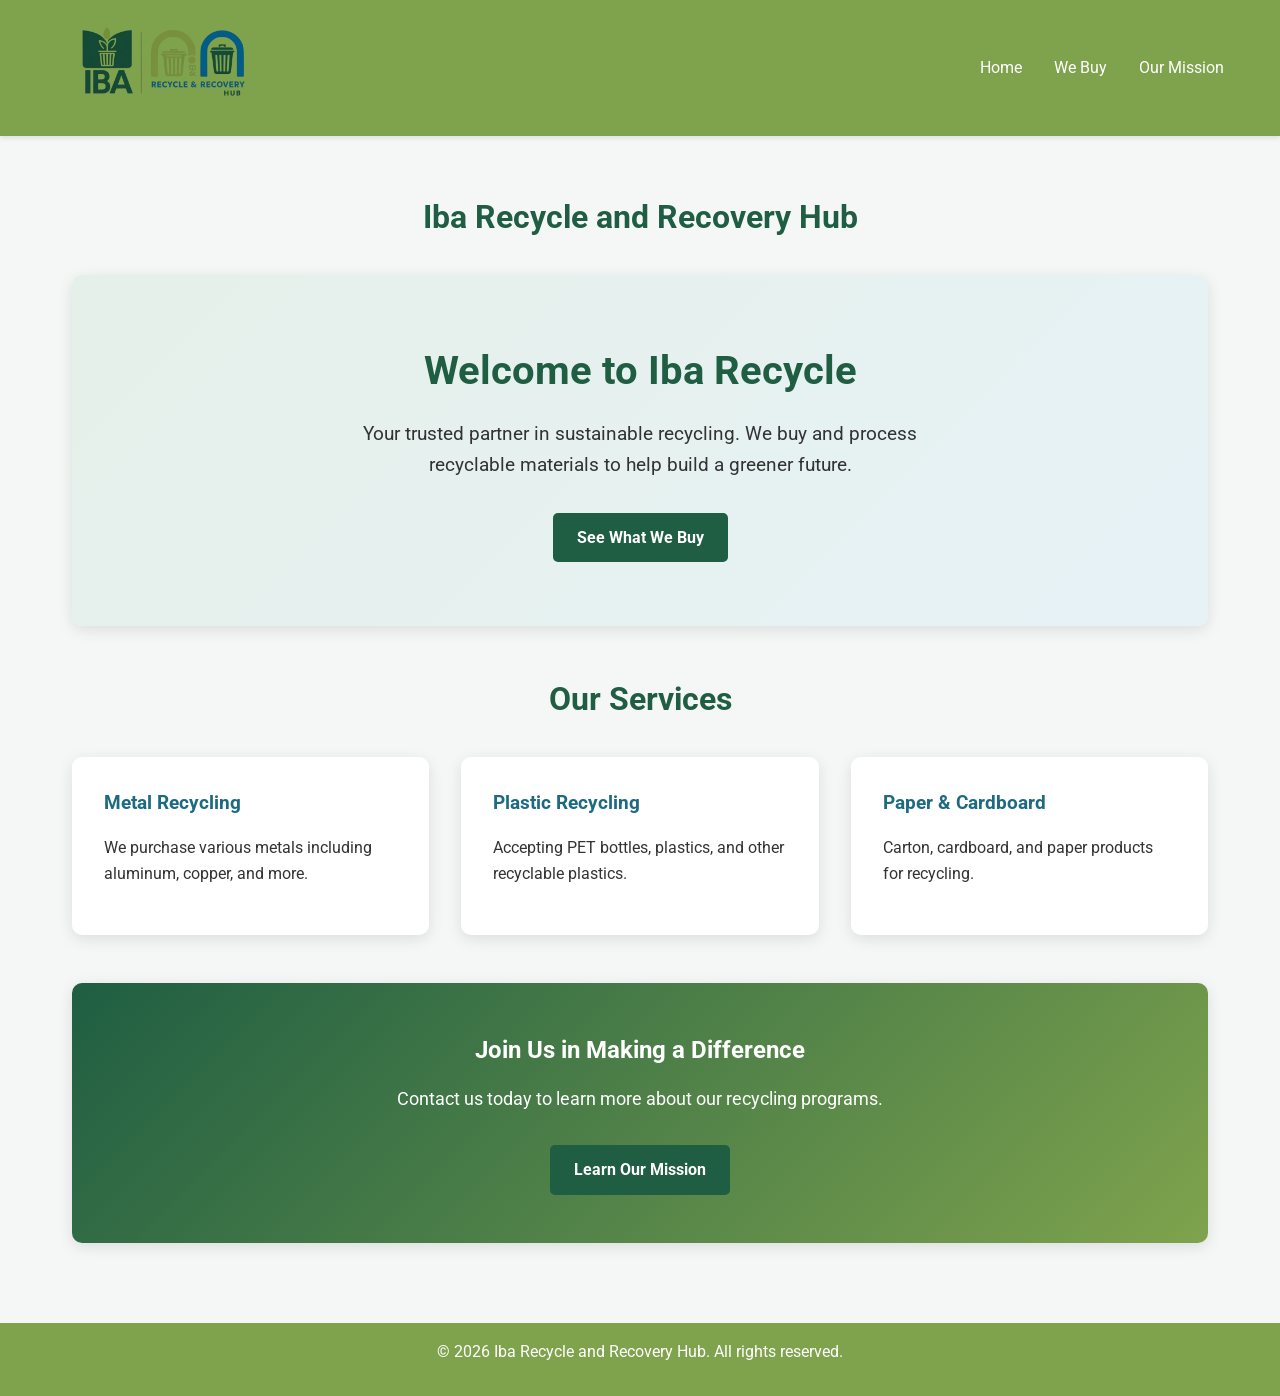
<file: index.html>
<!DOCTYPE html>
<html lang="en">
<head>
    <meta charset="UTF-8">
    <meta name="viewport" content="width=device-width, initial-scale=1.0">
    <title>Iba Recycle and Recovery Hub</title>
    <link rel="icon" href="Asset/Iba Logo.png" type="image/png">
    <link rel="stylesheet" href="styles.css">
    <link href="https://fonts.googleapis.com/css2?family=Roboto:wght@400;700&display=swap" rel="stylesheet">
</head>
<body>
    <header>
        <nav>
            <div class="logo">
                <img src="Asset/Iba Logo.png" alt="Iba Recycle Logo">
            </div>
            <ul>
                <li><a href="index.html">Home</a></li>
                <li><a href="we-buy.html">We Buy</a></li>
                <li><a href="mission.html">Our Mission</a></li>
            </ul>
        </nav>
    </header>

    <main>
        <h1 class="site-title">Iba Recycle and Recovery Hub</h1>
        <section class="hero">
            <div class="hero-content">
                <h2>Welcome to Iba Recycle</h2>
                <p>Your trusted partner in sustainable recycling. We buy and process recyclable materials to help build a greener future.</p>
                <a href="we-buy.html" class="btn-primary">See What We Buy</a>
            </div>
        </section>

        <section class="services">
            <h2>Our Services</h2>
            <div class="service-cards">
                <div class="card">
                    <h3>Metal Recycling</h3>
                    <p>We purchase various metals including aluminum, copper, and more.</p>
                </div>
                <div class="card">
                    <h3>Plastic Recycling</h3>
                    <p>Accepting PET bottles, plastics, and other recyclable plastics.</p>
                </div>
                <div class="card">
                    <h3>Paper & Cardboard</h3>
                    <p>Carton, cardboard, and paper products for recycling.</p>
                </div>
            </div>
        </section>

        <section class="cta">
            <h2>Join Us in Making a Difference</h2>
            <p>Contact us today to learn more about our recycling programs.</p>
            <a href="mission.html" class="btn-primary">Learn Our Mission</a>
        </section>
    </main>

    <footer>
        <p>&copy; 2026 Iba Recycle and Recovery Hub. All rights reserved.</p>
    </footer>

    <script src="script.js"></script>
</body>
</html>
</file>
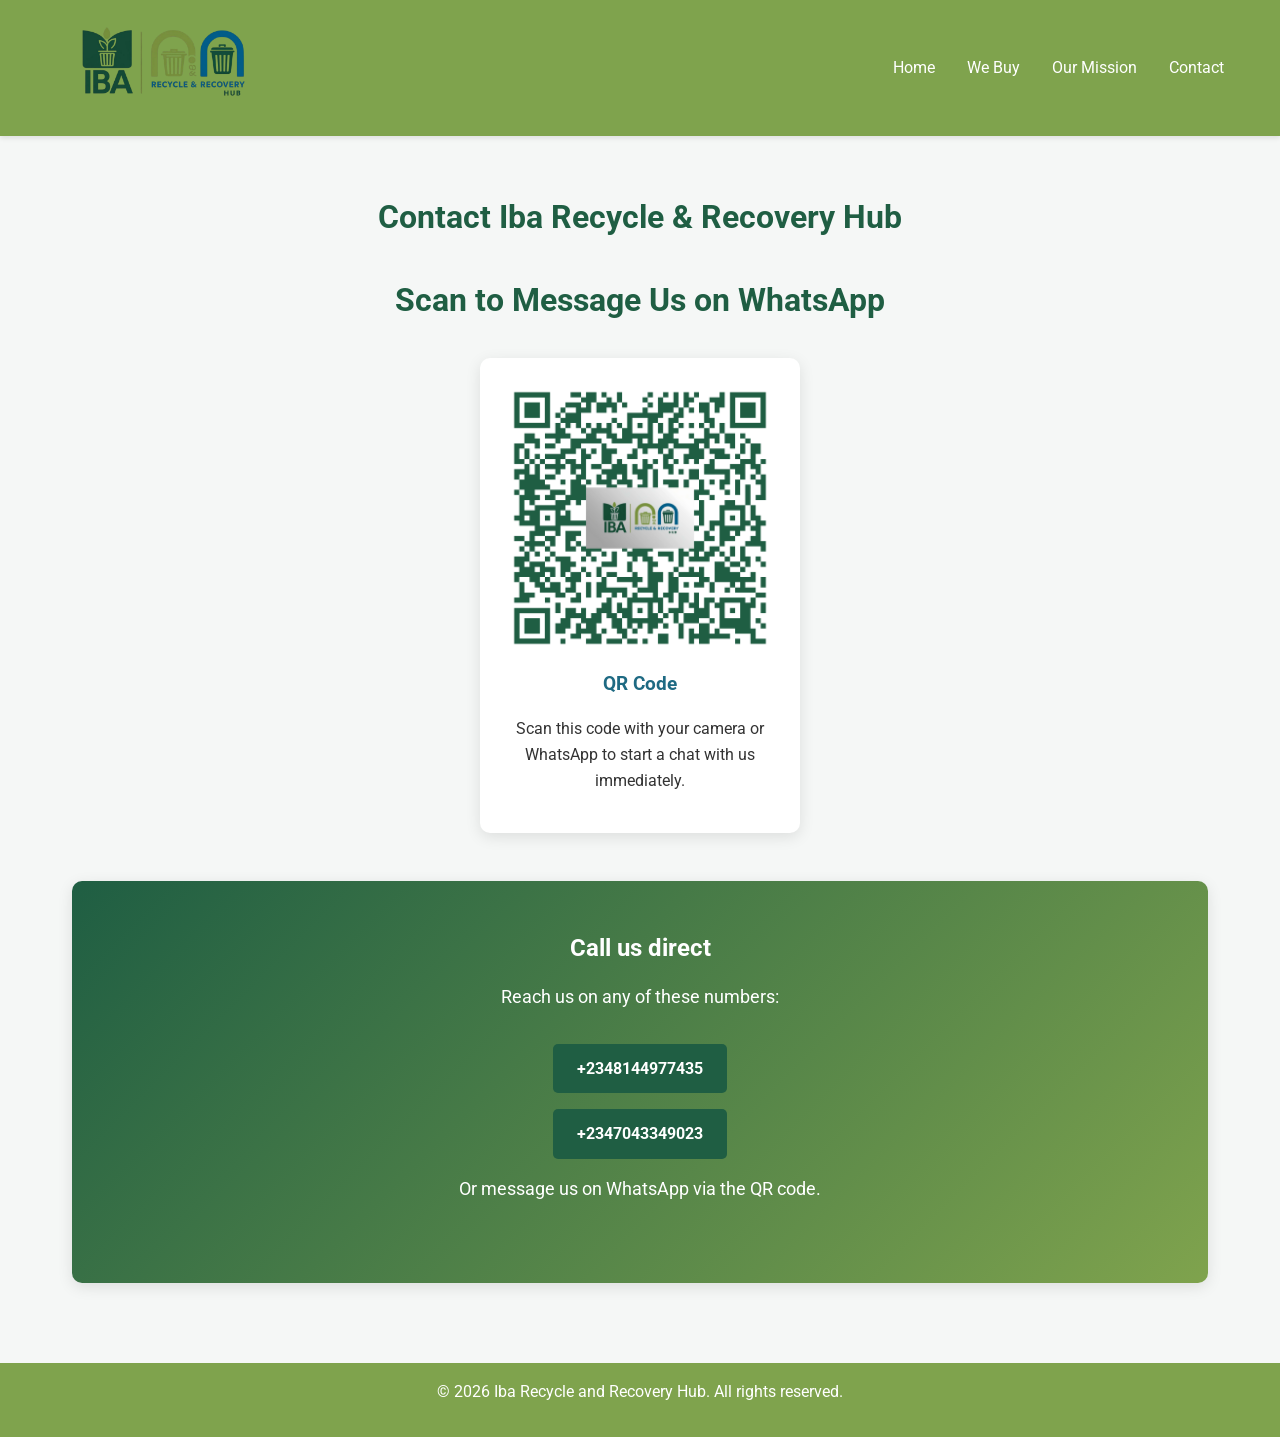
<file: contact.html>
<!DOCTYPE html>
<html lang="en">
<head>
    <meta charset="UTF-8">
    <meta name="viewport" content="width=device-width, initial-scale=1.0">
    <title>Contact - Iba Recycle and Recovery Hub</title>
    <link rel="icon" href="Asset/Iba Logo.png" type="image/png">
    <link rel="stylesheet" href="styles.css">
    <link href="https://fonts.googleapis.com/css2?family=Roboto:wght@400;700&display=swap" rel="stylesheet">
</head>
<body>
    <header>
        <nav>
            <div class="logo">
                <img src="Asset/Iba Logo.png" alt="Iba Recycle Logo">
            </div>
            <ul>
                <li><a href="index.html">Home</a></li>
                <li><a href="we-buy.html">We Buy</a></li>
                <li><a href="mission.html">Our Mission</a></li>
                <li><a href="contact.html">Contact</a></li>
            </ul>
        </nav>
    </header>
    <main>
        <h1 class="site-title">Contact Iba Recycle & Recovery Hub</h1>

        <section class="products">
            <h2>Scan to Message Us on WhatsApp</h2>
            <div class="product-grid">
                <div class="product-card contact-qr-card">
                    <img class="qr-image" src="images/qrcode.png" alt="WhatsApp QR Code">
                    <h3>QR Code</h3>
                    <p>Scan this code with your camera or WhatsApp to start a chat with us immediately.</p>
                </div>
            </div>
        </section>

        <section class="cta">
            <h2>Call us direct</h2>
            <p>Reach us on any of these numbers:</p>
            <ul style="list-style: none; padding: 0; text-align: center; color: white;">
                <li><a class="btn-primary" href="tel:+2348144977435">+2348144977435</a></li>
                <li style="margin-top: 1rem;"><a class="btn-primary" href="tel:+2347043349023">+2347043349023</a></li>
            </ul>
            <p style="margin-top: 1rem; color: #fff;">Or message us on WhatsApp via the QR code.</p>
        </section>
    </main>

    <footer>
        <p>&copy; 2026 Iba Recycle and Recovery Hub. All rights reserved.</p>
    </footer>

    <script src="script.js"></script>
</body>
</html>
</file>
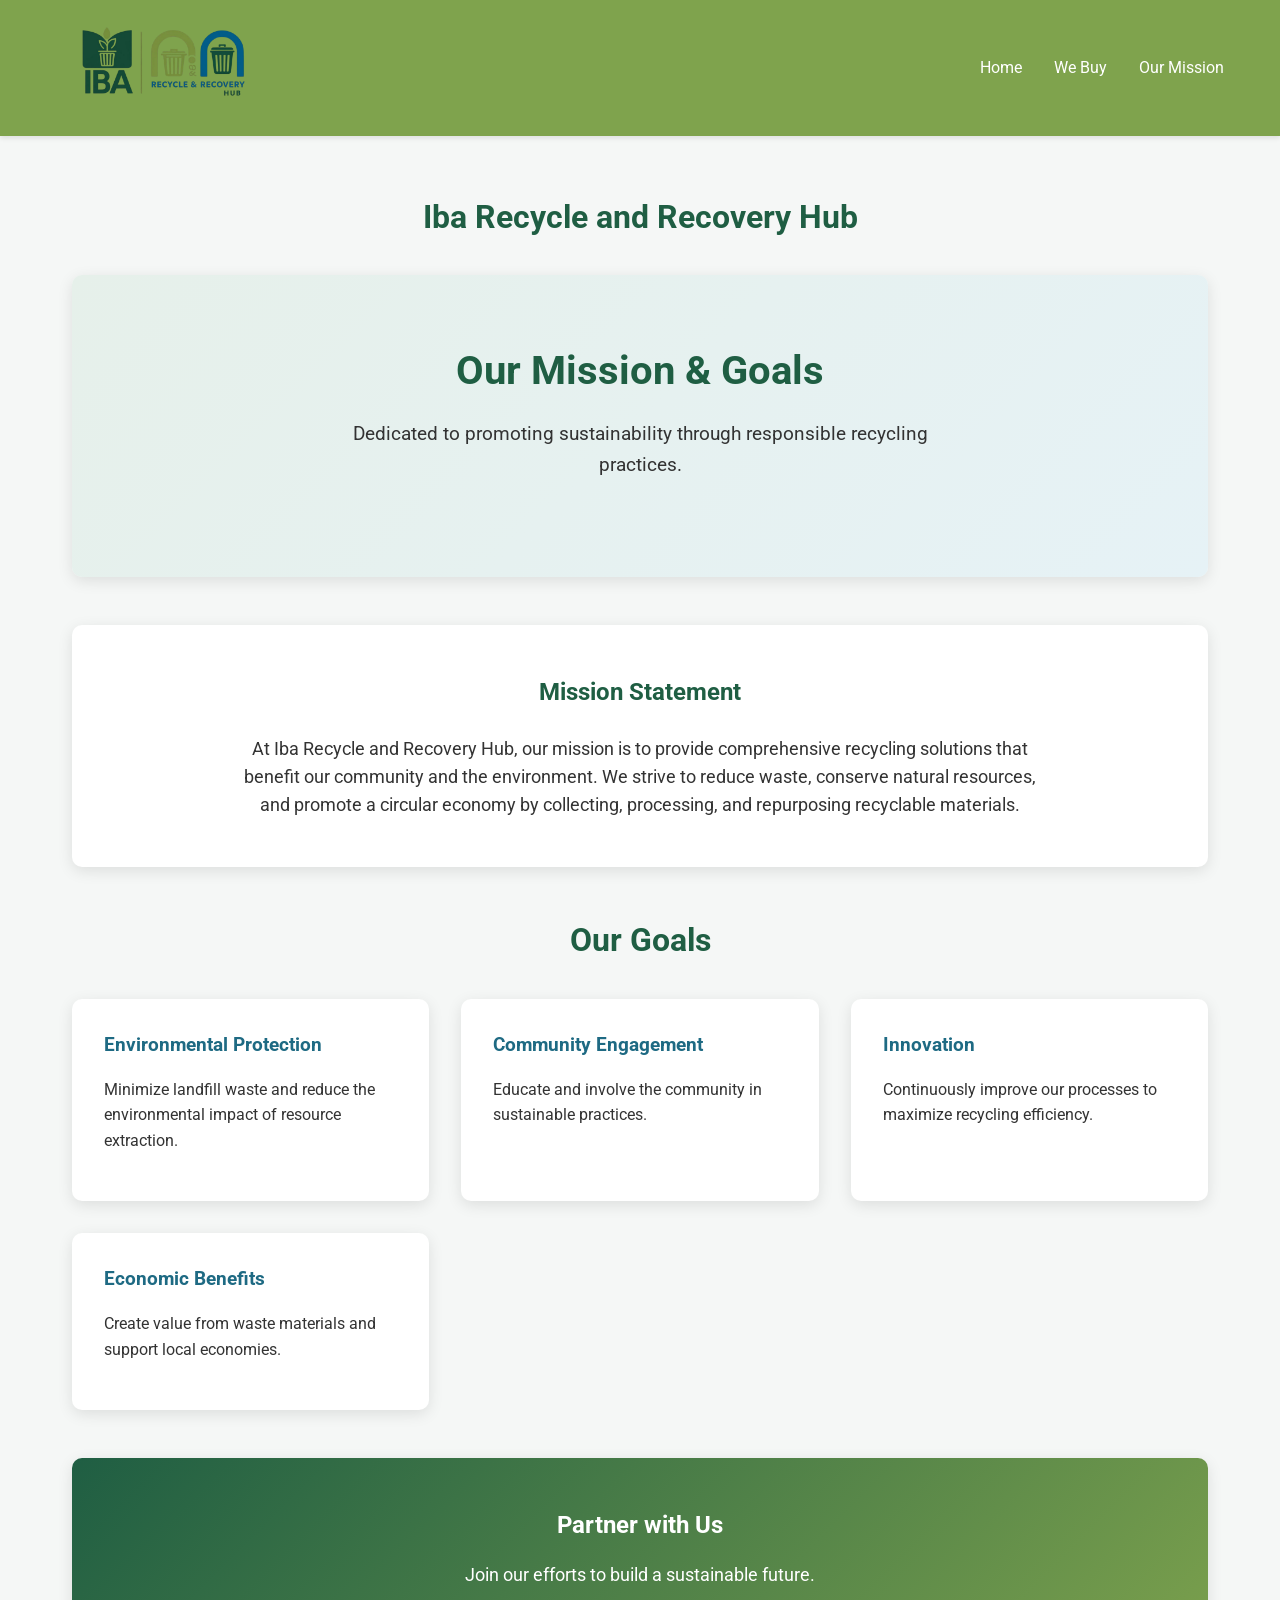
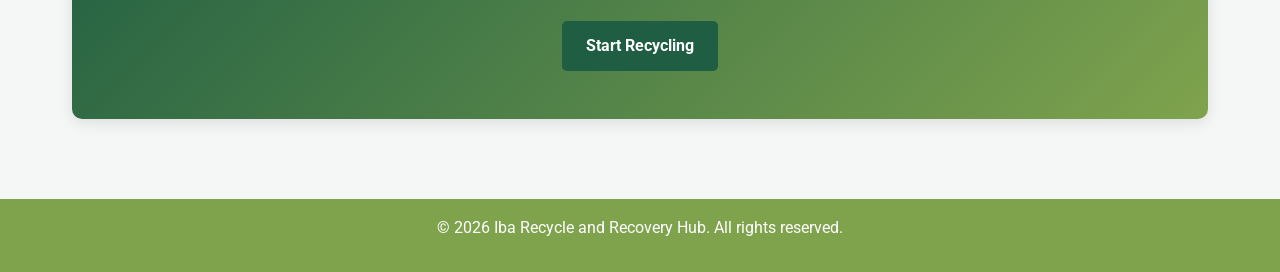
<file: mission.html>
<!DOCTYPE html>
<html lang="en">
<head>
    <meta charset="UTF-8">
    <meta name="viewport" content="width=device-width, initial-scale=1.0">
    <title>Our Mission - Iba Recycle and Recovery Hub</title>
    <link rel="icon" href="Asset/Iba Logo.png" type="image/png">
    <link rel="stylesheet" href="styles.css">
    <link href="https://fonts.googleapis.com/css2?family=Roboto:wght@400;700&display=swap" rel="stylesheet">
</head>
<body>
    <header>
        <nav>
            <div class="logo">
                <img src="Asset/Iba Logo.png" alt="Iba Recycle Logo">
            </div>
            <ul>
                <li><a href="index.html">Home</a></li>
                <li><a href="we-buy.html">We Buy</a></li>
                <li><a href="mission.html">Our Mission</a></li>
            </ul>
        </nav>
    </header>

    <main>
        <h1 class="site-title">Iba Recycle and Recovery Hub</h1>
        <section class="hero">
            <div class="hero-content">
                <h2>Our Mission & Goals</h2>
                <p>Dedicated to promoting sustainability through responsible recycling practices.</p>
            </div>
        </section>

        <section class="mission">
            <div class="mission-content">
                <h2>Mission Statement</h2>
                <p>At Iba Recycle and Recovery Hub, our mission is to provide comprehensive recycling solutions that benefit our community and the environment. We strive to reduce waste, conserve natural resources, and promote a circular economy by collecting, processing, and repurposing recyclable materials.</p>
            </div>
        </section>

        <section class="goals">
            <h2>Our Goals</h2>
            <div class="goal-cards">
                <div class="card">
                    <h3>Environmental Protection</h3>
                    <p>Minimize landfill waste and reduce the environmental impact of resource extraction.</p>
                </div>
                <div class="card">
                    <h3>Community Engagement</h3>
                    <p>Educate and involve the community in sustainable practices.</p>
                </div>
                <div class="card">
                    <h3>Innovation</h3>
                    <p>Continuously improve our processes to maximize recycling efficiency.</p>
                </div>
                <div class="card">
                    <h3>Economic Benefits</h3>
                    <p>Create value from waste materials and support local economies.</p>
                </div>
            </div>
        </section>

        <section class="cta">
            <h2>Partner with Us</h2>
            <p>Join our efforts to build a sustainable future.</p>
            <a href="we-buy.html" class="btn-primary">Start Recycling</a>
        </section>
    </main>

    <footer>
        <p>&copy; 2026 Iba Recycle and Recovery Hub. All rights reserved.</p>
    </footer>

    <script src="script.js"></script>
</body>
</html>
</file>
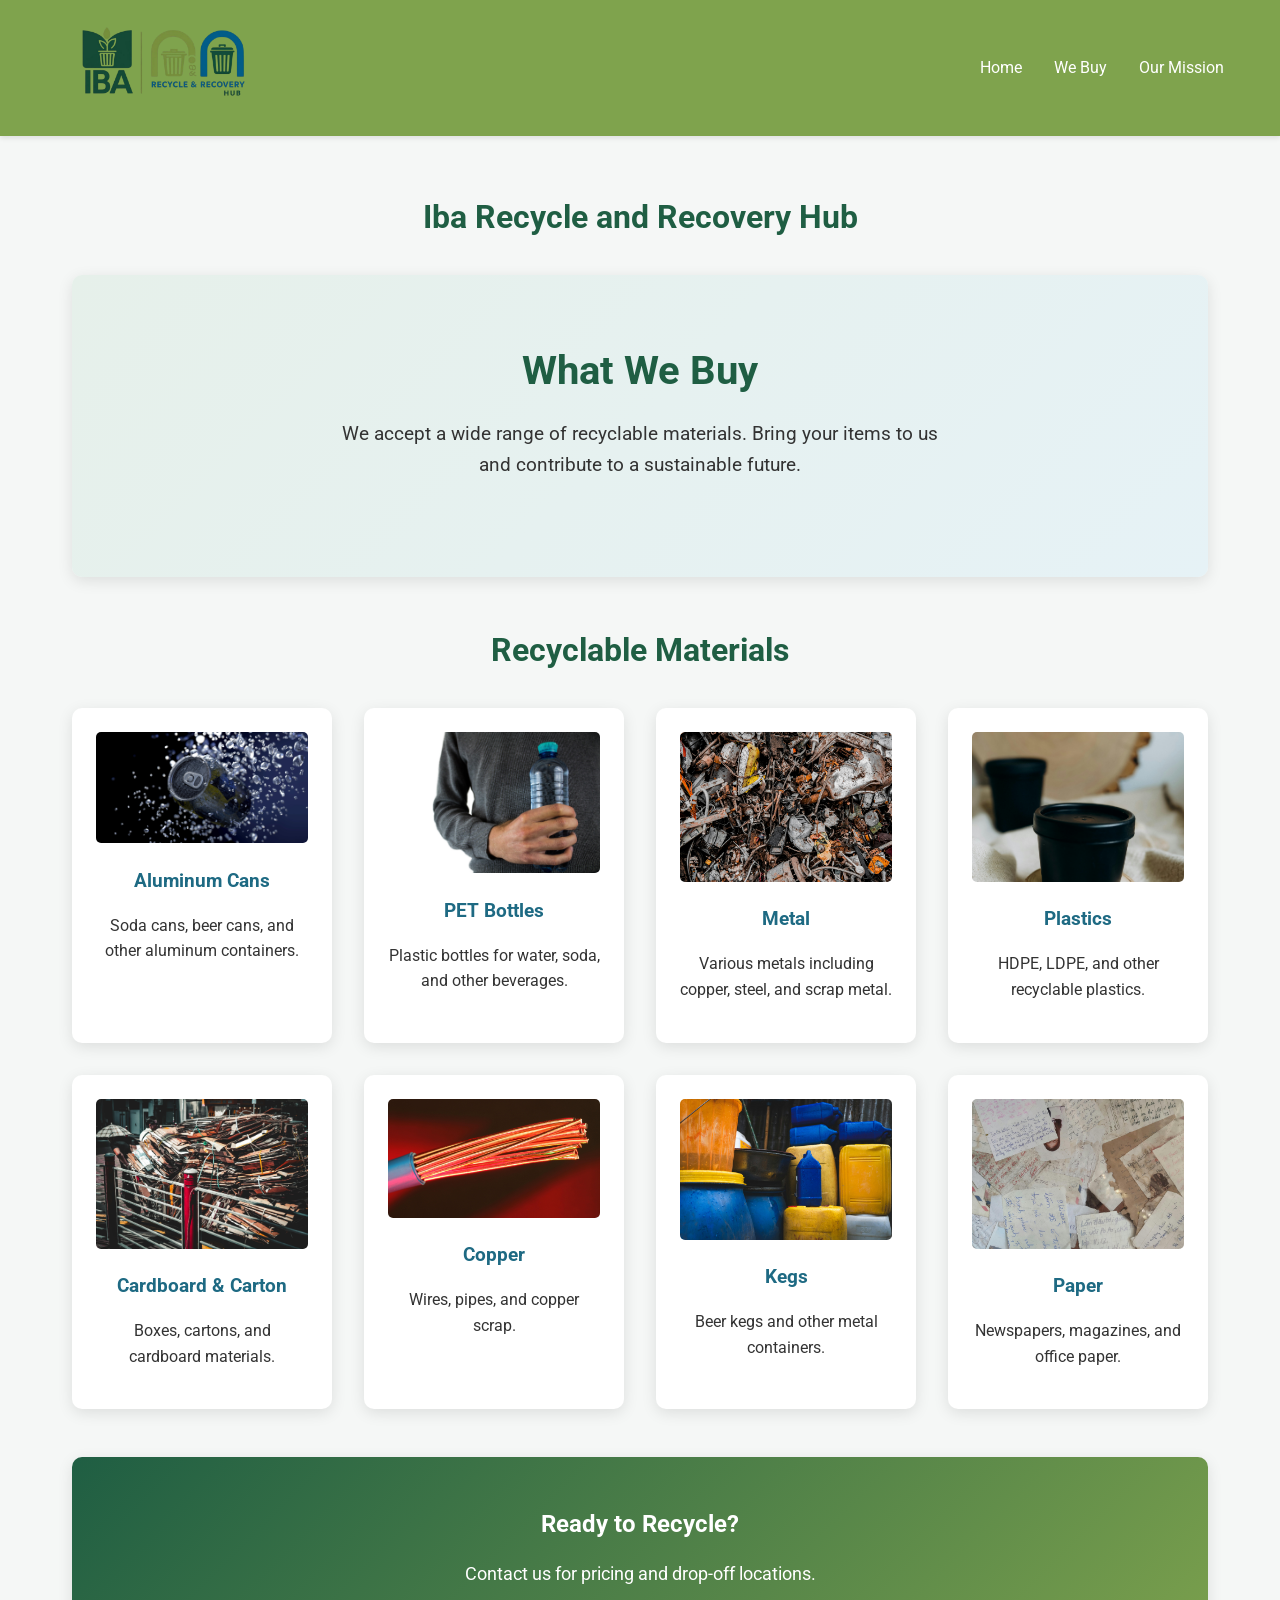
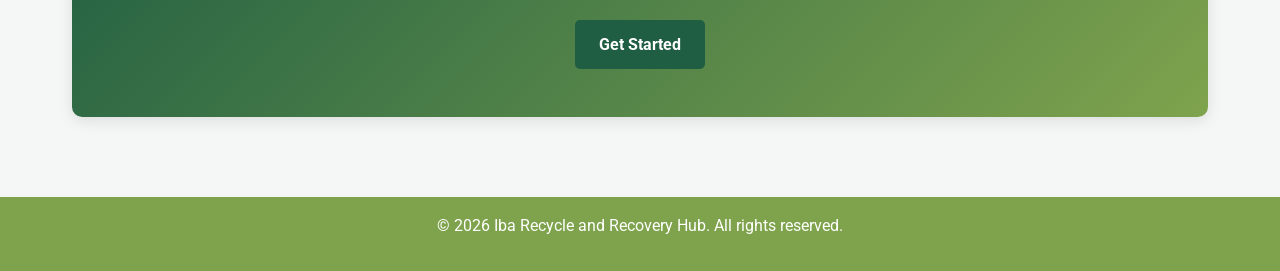
<file: we-buy.html>
<!DOCTYPE html>
<html lang="en">
<head>
    <meta charset="UTF-8">
    <meta name="viewport" content="width=device-width, initial-scale=1.0">
    <title>We Buy - Iba Recycle and Recovery Hub</title>
    <link rel="icon" href="Asset/Iba Logo.png" type="image/png">
    <link rel="stylesheet" href="styles.css">
    <link href="https://fonts.googleapis.com/css2?family=Roboto:wght@400;700&display=swap" rel="stylesheet">
</head>
<body>
    <header>
        <nav>
            <div class="logo">
                <img src="Asset/Iba Logo.png" alt="Iba Recycle Logo">
            </div>
            <ul>
                <li><a href="index.html">Home</a></li>
                <li><a href="we-buy.html">We Buy</a></li>
                <li><a href="mission.html">Our Mission</a></li>
            </ul>
        </nav>
    </header>

    <main>
        <h1 class="site-title">Iba Recycle and Recovery Hub</h1>
        <section class="hero">
            <div class="hero-content">
                <h2>What We Buy</h2>
                <p>We accept a wide range of recyclable materials. Bring your items to us and contribute to a sustainable future.</p>
            </div>
        </section>

        <section class="products">
            <h2>Recyclable Materials</h2>
            <div class="product-grid">
                <div class="product-card">
                    <img src="images/aluminum-cans.jpg" alt="Aluminum Cans">
                    <h3>Aluminum Cans</h3>
                    <p>Soda cans, beer cans, and other aluminum containers.</p>
                </div>
                <div class="product-card">
                    <img src="images/pet-bottles.jpg" alt="PET Bottles">
                    <h3>PET Bottles</h3>
                    <p>Plastic bottles for water, soda, and other beverages.</p>
                </div>
                <div class="product-card">
                    <img src="images/metal.jpg" alt="Scrap Metal">
                    <h3>Metal</h3>
                    <p>Various metals including copper, steel, and scrap metal.</p>
                </div>
                <div class="product-card">
                    <img src="images/plastics.jpg" alt="Plastics">
                    <h3>Plastics</h3>
                    <p>HDPE, LDPE, and other recyclable plastics.</p>
                </div>
                <div class="product-card">
                    <img src="images/cardboard.jpg" alt="Cardboard & Carton">
                    <h3>Cardboard & Carton</h3>
                    <p>Boxes, cartons, and cardboard materials.</p>
                </div>
                <div class="product-card">
                    <img src="images/copper.jpg" alt="Copper">
                    <h3>Copper</h3>
                    <p>Wires, pipes, and copper scrap.</p>
                </div>
                <div class="product-card">
                    <img src="images/kegs.jpg" alt="Beer Kegs">
                    <h3>Kegs</h3>
                    <p>Beer kegs and other metal containers.</p>
                </div>
                <div class="product-card">
                    <img src="images/paper.jpg" alt="Paper">
                    <h3>Paper</h3>
                    <p>Newspapers, magazines, and office paper.</p>
                </div>
            </div>
        </section>

        <section class="cta">
            <h2>Ready to Recycle?</h2>
            <p>Contact us for pricing and drop-off locations.</p>
            <a href="contact.html" class="btn-primary">Get Started</a>
        </section>
    </main>

    <footer>
        <p>&copy; 2026 Iba Recycle and Recovery Hub. All rights reserved.</p>
    </footer>

    <script src="script.js"></script>
</body>
</html>
</file>
<file: styles.css>
/* Reset and base styles */
* {
    margin: 0;
    padding: 0;
    box-sizing: border-box;
}

body {
    font-family: 'Roboto', sans-serif;
    line-height: 1.6;
    color: #333;
    background-color: #F5F7F6;
}

h1, h2, h3 {
    margin-bottom: 1rem;
}

p {
    margin-bottom: 1rem;
}

/* Header and Navigation */
header {
    background-color: #7FA34D;
    color: white;
    padding: 0.5rem 0;
    box-shadow: 0 2px 5px rgba(0,0,0,0.1);
}

nav {
    display: flex;
    align-items: center;
    justify-content: space-between;
    max-width: 1200px;
    margin: 0 auto;
    padding: 0 1rem;
}

.logo {
    display: flex;
    align-items: center;
    margin-right: 0.5rem;
}

.logo img {
    height: 120px;
    margin-right: 0.5rem;
}

.site-title {
    font-size: 2rem;
    color: #1f5e43;
    text-align: center;
    margin: 1.5rem auto 2rem;
    max-width: 1200px;
}

/* remove old header text in nav */
.logo h1 {
    display: none;
}

nav ul {
    display: flex;
    list-style: none;
}

nav ul li {
    margin-left: 2rem;
}

nav a {
    color: white;
    text-decoration: none;
    transition: color 0.3s;
}

nav a:hover {
    color: #7FA34D;
}

/* Main content */
main {
    max-width: 1200px;
    margin: 0 auto;
    padding: 2rem;
}

/* Hero section */
.hero {
    background: linear-gradient(135deg, #E6F0EA 0%, #E6F2F6 100%);
    padding: 4rem 2rem;
    text-align: center;
    border-radius: 10px;
    margin-bottom: 3rem;
    box-shadow: 0 4px 15px rgba(0,0,0,0.1);
}

.hero-content h2 {
    font-size: 2.5rem;
    margin-bottom: 1rem;
    color: #1F5E43;
}

.hero-content p {
    font-size: 1.2rem;
    max-width: 600px;
    margin: 0 auto 2rem;
}

/* Buttons */
.btn-primary {
    display: inline-block;
    background-color: #1F5E43;
    color: white;
    padding: 0.75rem 1.5rem;
    text-decoration: none;
    border-radius: 5px;
    transition: background-color 0.3s, transform 0.2s;
    font-weight: bold;
}

.btn-primary:hover {
    background-color: #7FA34D;
    transform: translateY(-2px);
}

/* Services and Goals sections */
.services, .goals {
    margin-bottom: 3rem;
}

.services h2, .goals h2 {
    text-align: center;
    font-size: 2rem;
    color: #1F5E43;
    margin-bottom: 2rem;
}

.service-cards, .goal-cards {
    display: grid;
    grid-template-columns: repeat(auto-fit, minmax(300px, 1fr));
    gap: 2rem;
}

.card {
    background-color: #FFFFFF;
    padding: 2rem;
    border-radius: 10px;
    box-shadow: 0 4px 15px rgba(0,0,0,0.1);
    transition: transform 0.3s, box-shadow 0.3s;
}

.card:hover {
    transform: translateY(-5px);
    box-shadow: 0 8px 25px rgba(0,0,0,0.15);
}

.card h3 {
    color: #1E6A83;
    margin-bottom: 1rem;
}

/* Products section */
.products {
    margin-bottom: 3rem;
}

.products h2 {
    text-align: center;
    font-size: 2rem;
    color: #1F5E43;
    margin-bottom: 2rem;
}

.product-grid {
    display: grid;
    grid-template-columns: repeat(auto-fit, minmax(250px, 1fr));
    gap: 2rem;
}

.product-card {
    background-color: #FFFFFF;
    padding: 1.5rem;
    border-radius: 10px;
    box-shadow: 0 4px 15px rgba(0,0,0,0.1);
    text-align: center;
    transition: transform 0.3s, box-shadow 0.3s;
}

.product-card:hover {
    transform: translateY(-5px);
    box-shadow: 0 8px 25px rgba(0,0,0,0.15);
}

.product-card img {
    width: 100%;
    max-height: 150px;
    object-fit: cover;
    border-radius: 5px;
    margin-bottom: 1rem;
}

.contact-qr-card {
    justify-self: center;
    max-width: 320px;
}

.product-card:not(.contact-qr-card) img {
    width: 100%;
    max-height: 150px;
    object-fit: cover;
    border-radius: 5px;
    margin-bottom: 1rem;
}

.contact-qr-card .qr-image {
    width: 100%;
    max-width: 320px;
    max-height: none;
    height: auto;
    object-fit: contain;
    border-radius: 10px;
    display: block;
    margin: 0 auto 1rem;
}

.product-card h3 {
    color: #1E6A83;
    margin-bottom: 1rem;
}

/* Mission section */
.mission {
    margin-bottom: 3rem;
}

.mission-content {
    background-color: #FFFFFF;
    padding: 3rem;
    border-radius: 10px;
    box-shadow: 0 4px 15px rgba(0,0,0,0.1);
    text-align: center;
}

.mission-content h2 {
    color: #1F5E43;
    margin-bottom: 1.5rem;
}

.mission-content p {
    font-size: 1.1rem;
    max-width: 800px;
    margin: 0 auto;
}

/* CTA section */
.cta {
    background: linear-gradient(135deg, #1F5E43 0%, #7FA34D 100%);
    color: white;
    padding: 3rem 2rem;
    text-align: center;
    border-radius: 10px;
    box-shadow: 0 4px 15px rgba(0,0,0,0.1);
}

.cta h2 {
    margin-bottom: 1rem;
}

.cta p {
    margin-bottom: 2rem;
    font-size: 1.1rem;
}

/* Footer */
footer {
    background-color: #7FA34D;
    color: white;
    text-align: center;
    padding: 1rem 0;
    margin-top: 3rem;
}

/* Links */
a {
    color: #1E6A83;
    text-decoration: none;
}

a:hover {
    text-decoration: underline;
}

/* Responsive design */
@media (max-width: 768px) {
    nav {
        flex-direction: column;
        text-align: center;
    }

    nav ul {
        margin-top: 1rem;
    }

    nav ul li {
        margin: 0 1rem;
    }

    .hero {
        padding: 2rem 1rem;
    }

    .hero-content h2 {
        font-size: 2rem;
    }

    main {
        padding: 1rem;
    }

    .service-cards, .goal-cards, .product-grid {
        grid-template-columns: 1fr;
    }
}
</file>
